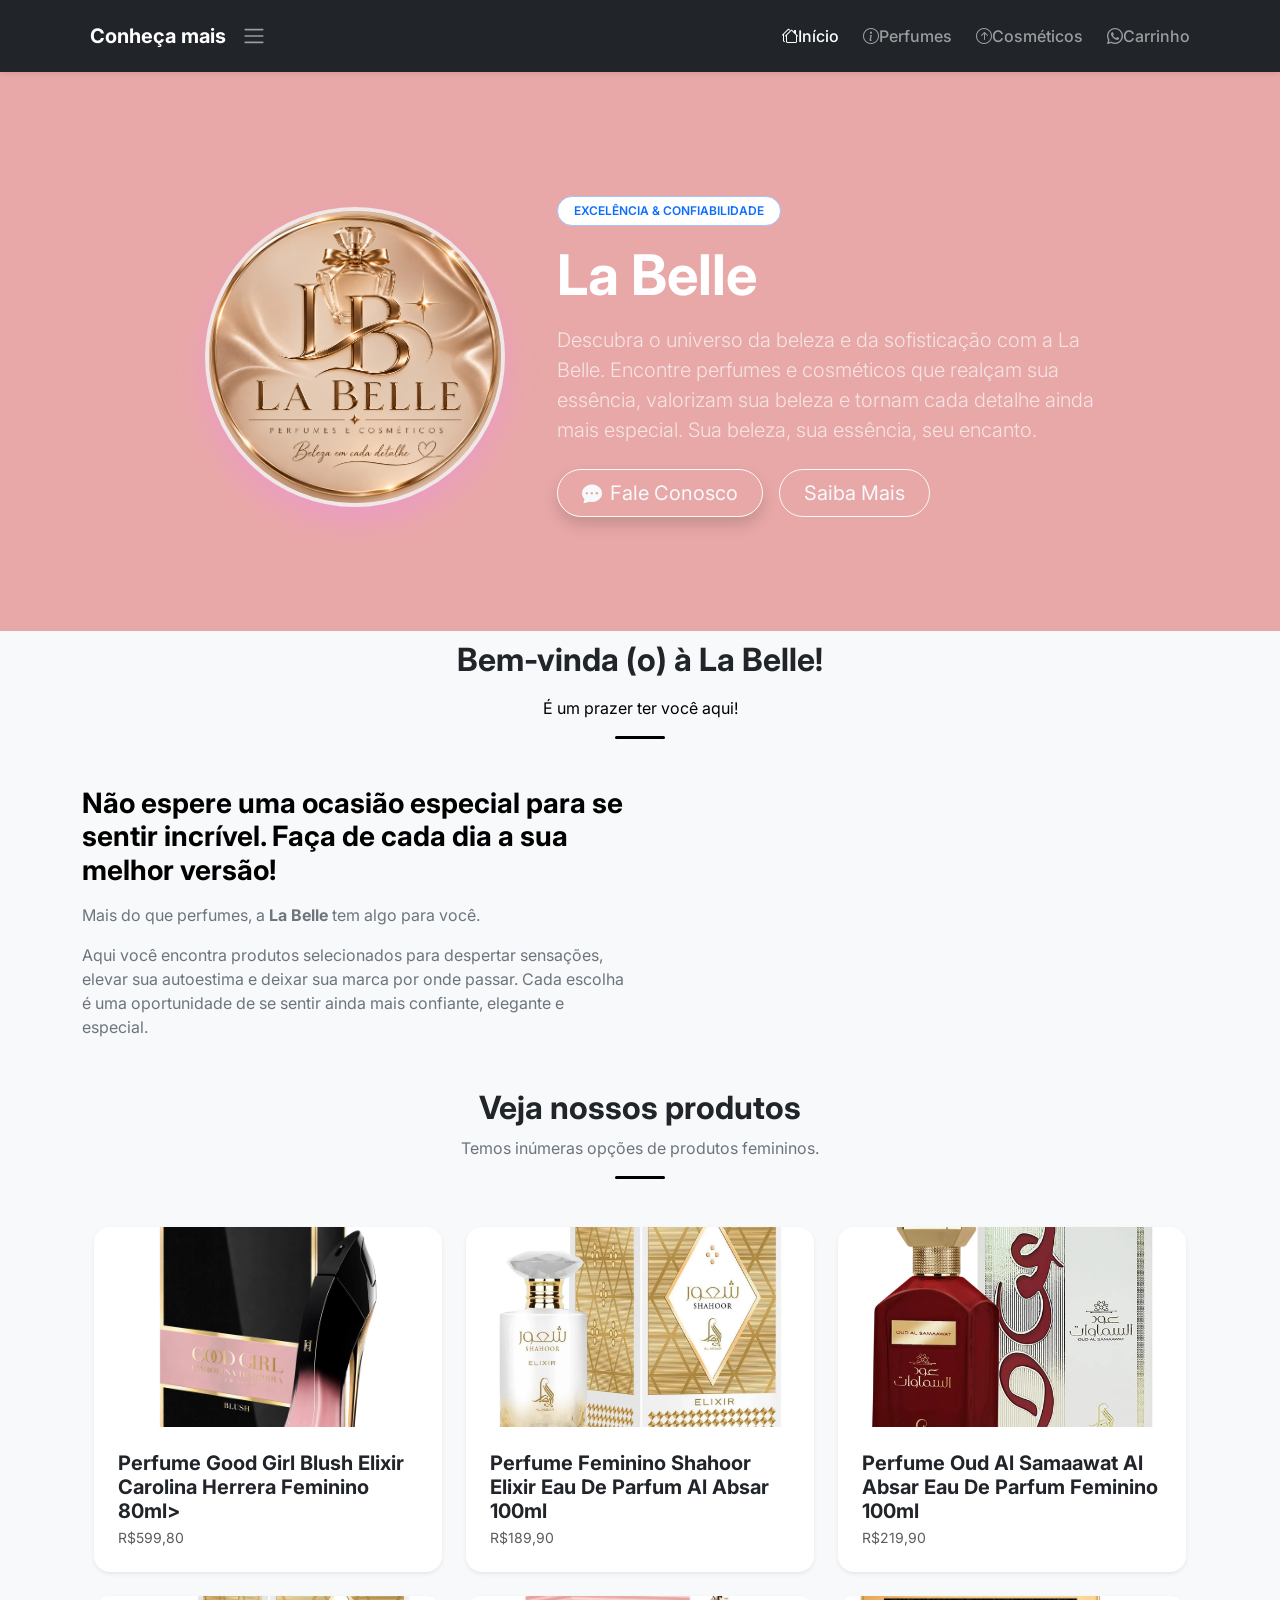
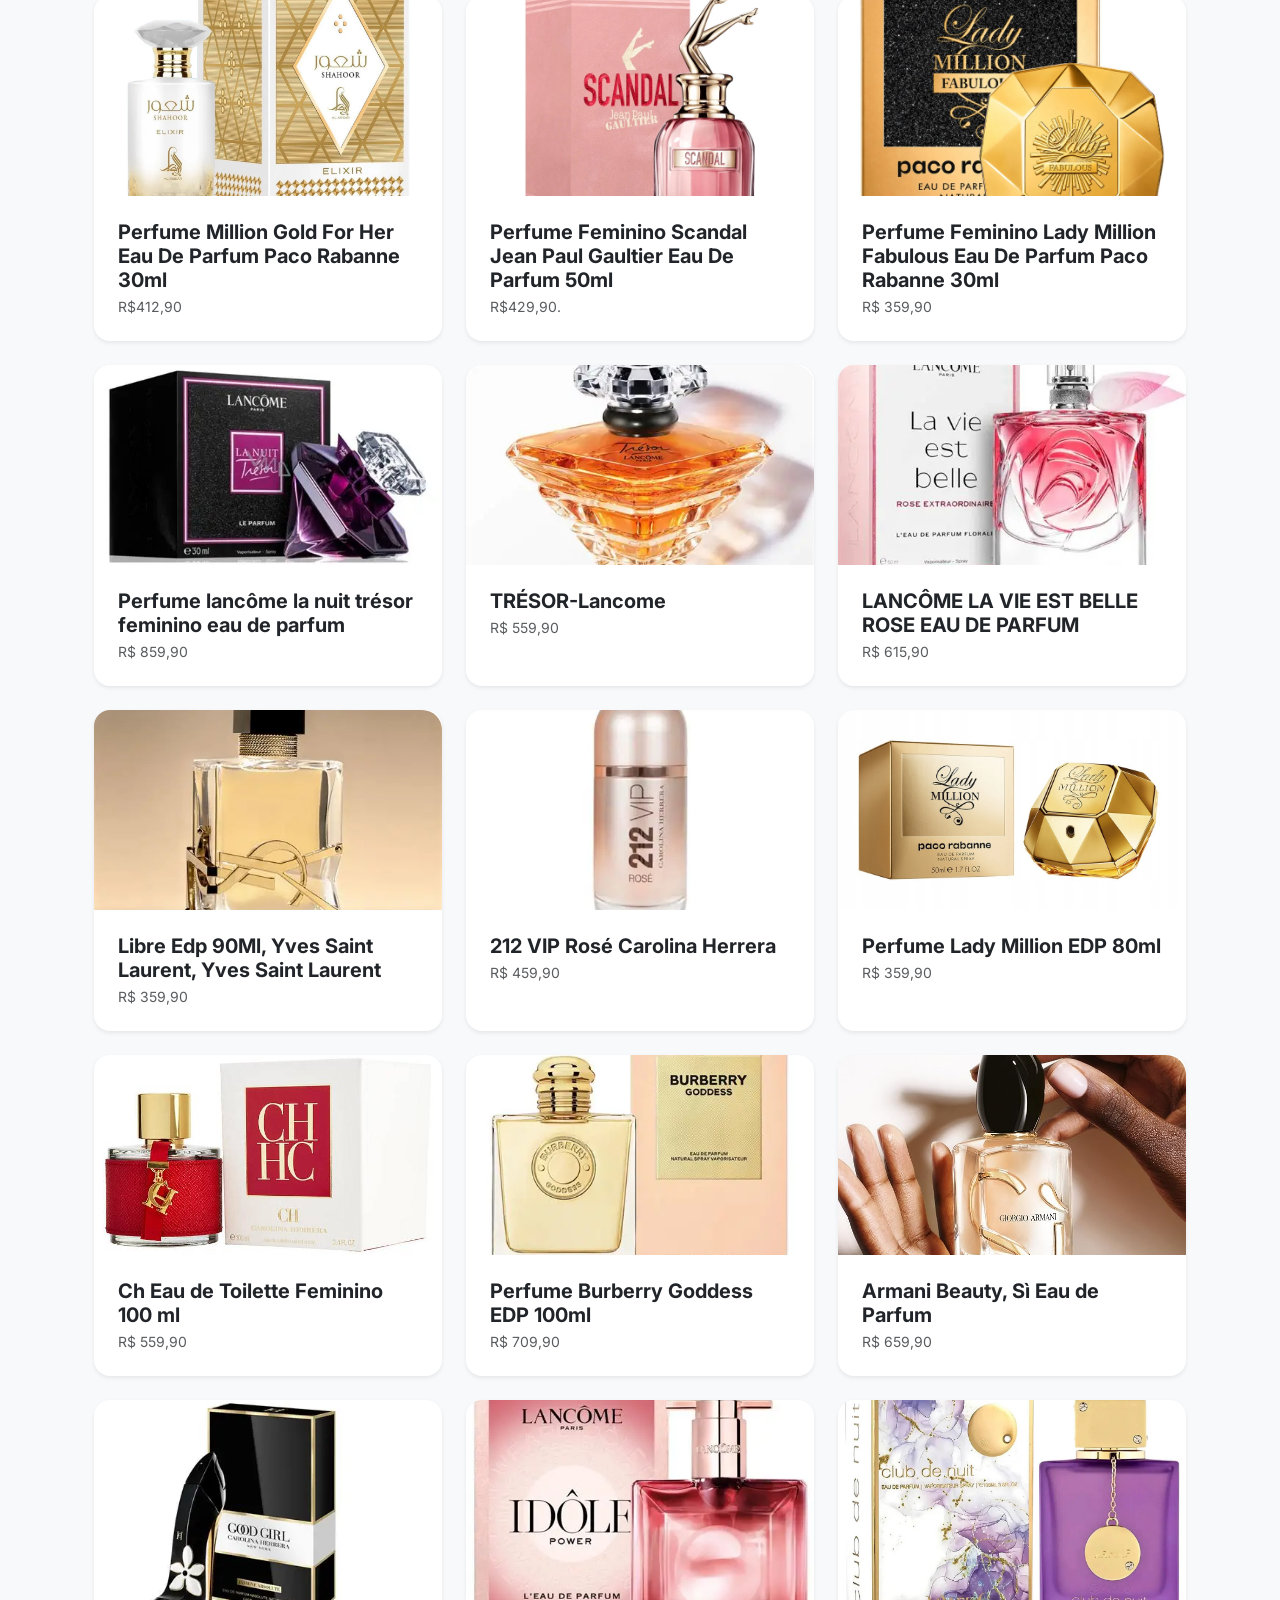
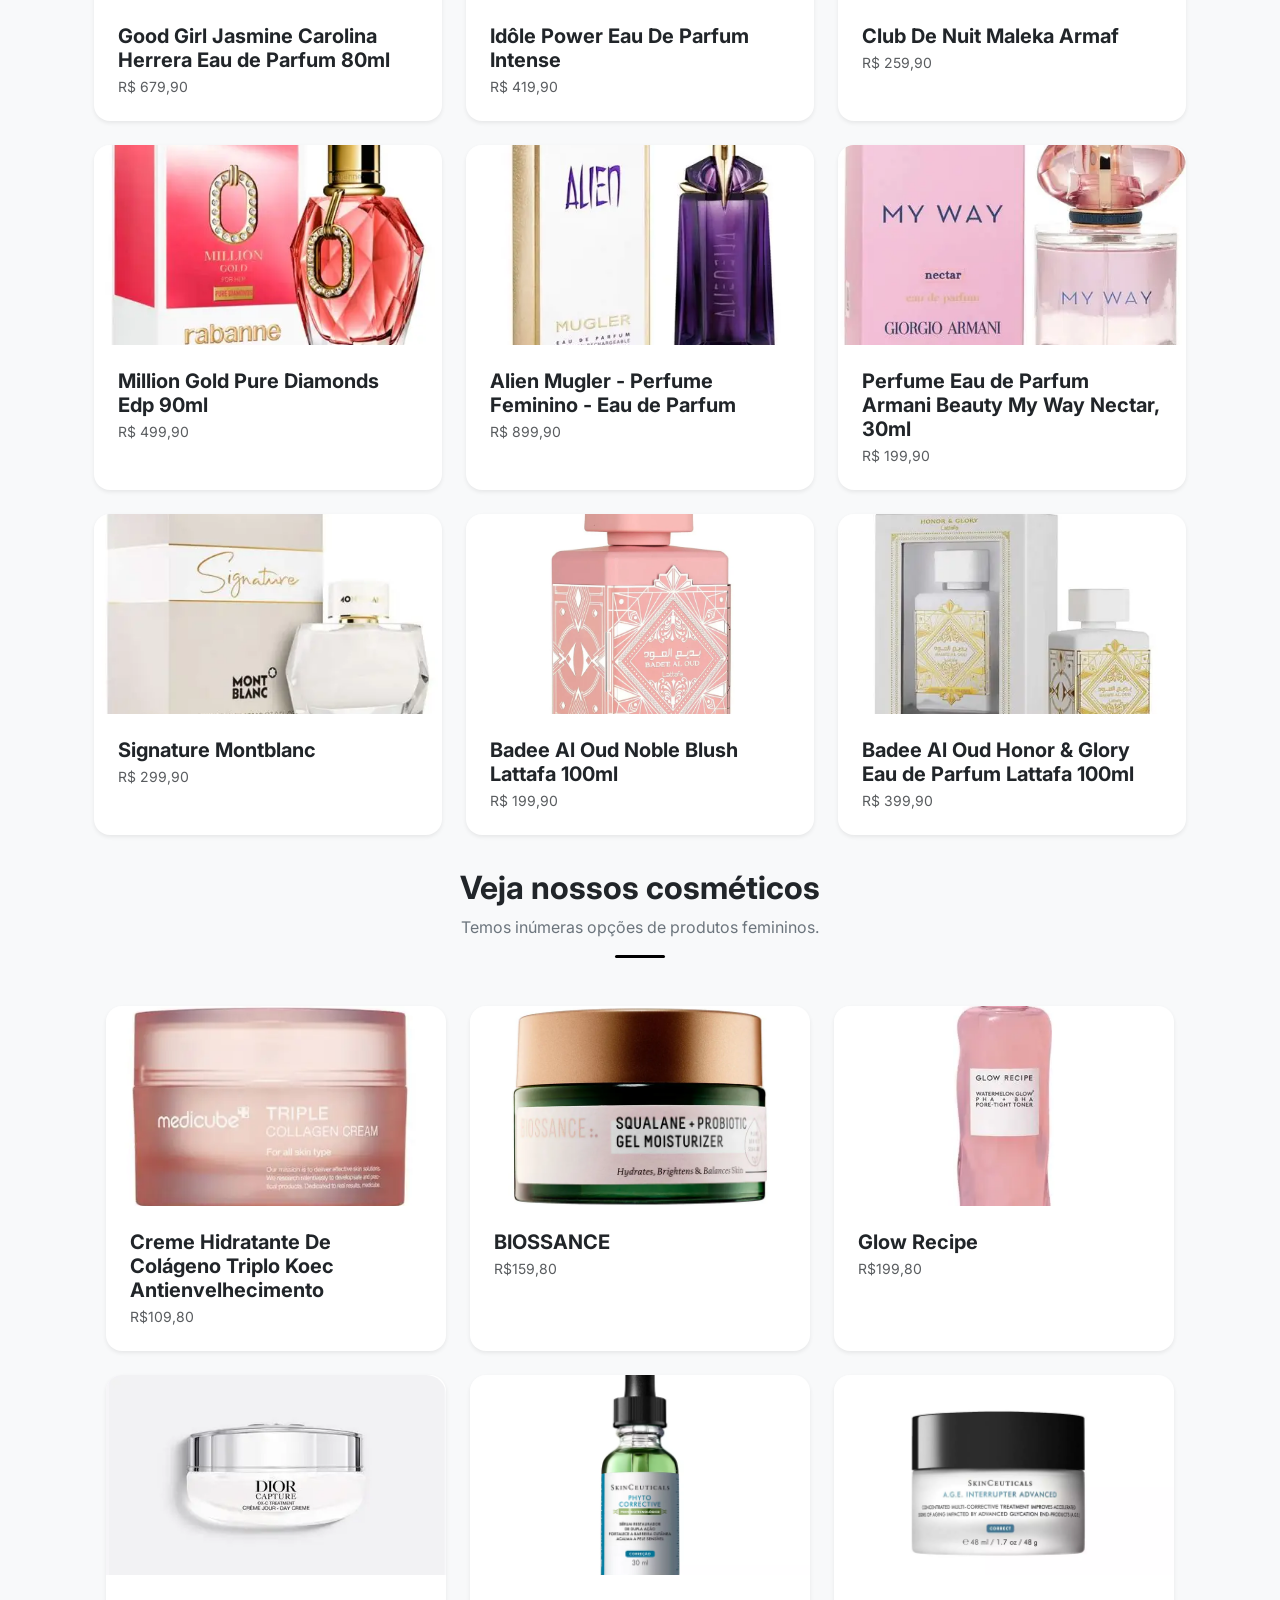
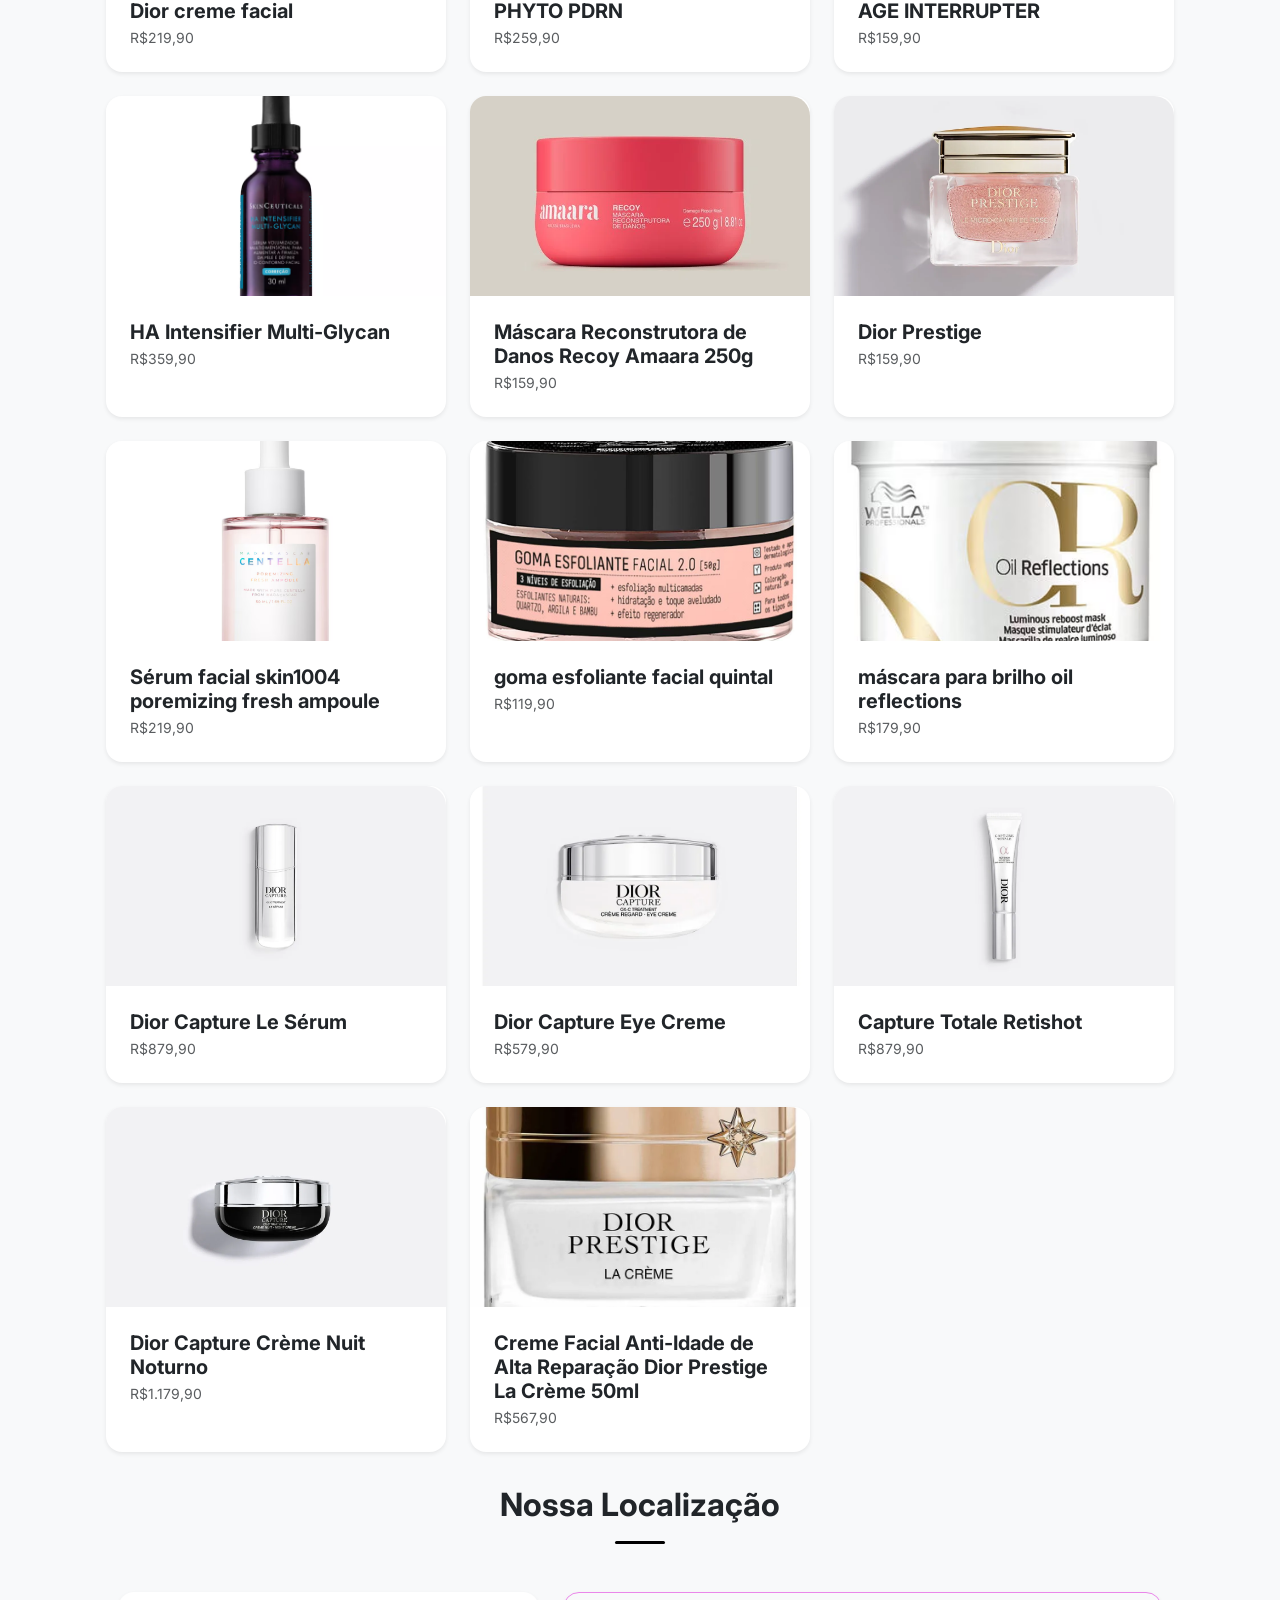
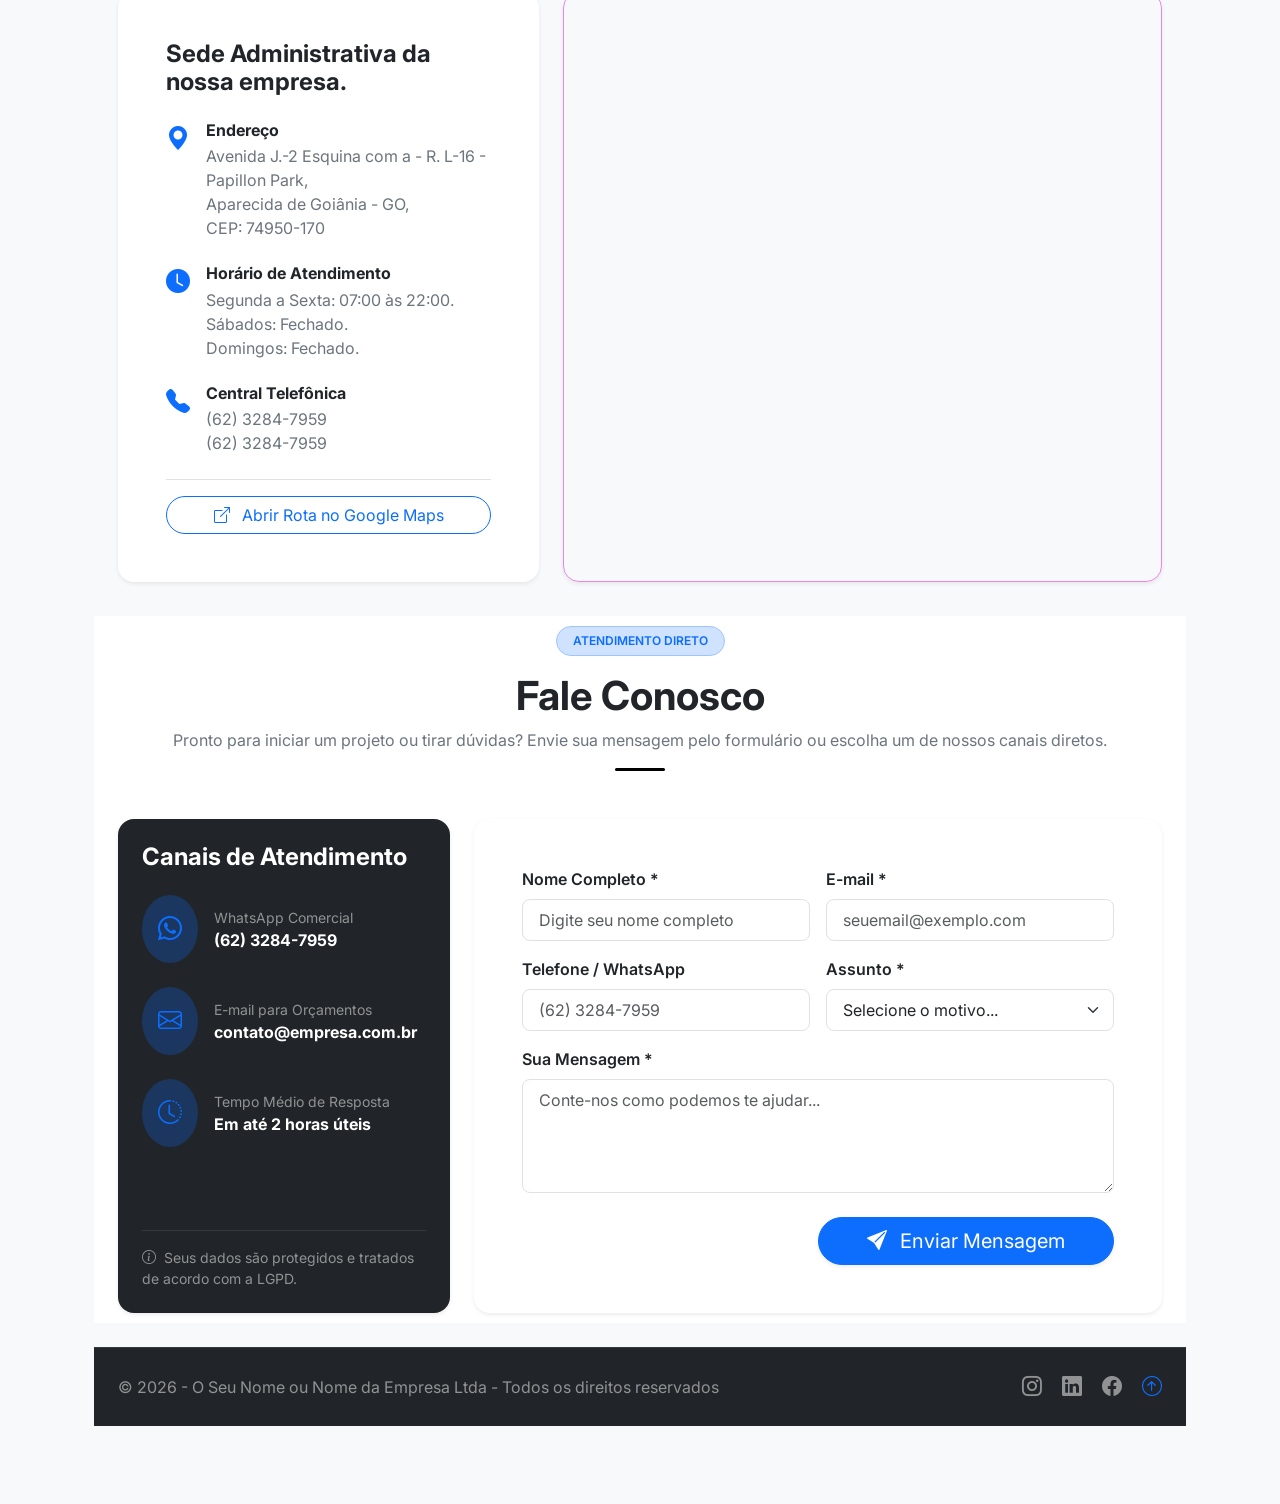
<file: index.html>
<!-- Declara ao navegador que este é um documento HTML5 moderno -->
<!DOCTYPE html>
<!-- Define o idioma da página como Português do Brasil, auxiliando SEO e leitores de tela -->
<html lang="pt-BR">
<!-- A tag <head> carrega configurações invisíveis na página, como estilos, fontes e metadados -->
<head>
  <!-- Garante que caracteres especiais e acentos (ç, ã, é) funcionem perfeitamente -->
  <meta charset="UTF-8">
  <!-- Configura a responsividade para que a página se adapte a telas de celulares e tablets -->
  <meta name="viewport" content="width=device-width, initial-scale=1.0">
  <!-- Define o título que aparece na aba do navegador e nos resultados do Google (Editável) -->
  <title>La Belle </title>

  <!-- ========================================================
       FOLHAS DE ESTILO (Bootstrap 5.3 + Bootstrap Icons + Google Fonts)
       ======================================================== -->
  <!-- Importa o arquivo CSS do framework Bootstrap, responsável por toda a estrutura e layout da página -->
  <link href="https://cdn.jsdelivr.net/npm/bootstrap@5.3.3/dist/css/bootstrap.min.css" rel="stylesheet">
  <!-- Importa a biblioteca de ícones do Bootstrap para usarmos as imagens vetoriais nas seções -->
  <link rel="stylesheet" href="https://cdn.jsdelivr.net/npm/bootstrap-icons@1.11.3/font/bootstrap-icons.min.css">
  <!-- Pré-conecta com os servidores do Google Fonts para carregar as fontes mais rápido -->
  <link rel="preconnect" href="https://fonts.googleapis.com">
  <link rel="preconnect" href="https://fonts.gstatic.com" crossorigin>
  <!-- Importa a fonte 'Inter' do Google Fonts nos pesos 300, 400, 500, 600 e 700 -->
  <link href="https://fonts.googleapis.com/css2?family=Inter:wght@300;400;500;600;700&display=swap" rel="stylesheet">

  <!-- Importa o seu arquivo CSS personalizado -->
  <link rel="stylesheet" href="./Assets/styles/style.css">
</head>
<!-- A tag body é onde fica todo o conteúdo visível. Os atributos 'data-bs-spy' fazem o menu marcar qual seção está ativa ao rolar a página -->
<body data-bs-spy="scroll" data-bs-target="#mainNavbar">

  <!-- ========================================================
       1. BARRA DE NAVEGAÇÃO (NAVBAR)
       - O link 'Contato' foi retirado da navbar conforme sua instrução.
       - Contém: Início, Quem somos, Galeria e Localização.
       ======================================================== -->
  <!-- Tag de navegação 'nav', fixa no topo ('sticky-top'), fundo escuro ('bg-dark') -->
  <nav id="mainNavbar" class="navbar navbar-expand-lg navbar-dark bg-dark sticky-top shadow-sm py-3">
  
    <!-- 'container' centraliza o conteúdo deixando margens nas laterais da tela -->
    <div class="container">
      <!-- Marca (Logo) no lado esquerdo do menu. O link '#inicio' faz rolar para o topo -->
      <a class="navbar-brand fw-bold d-flex align-items-center gap-2" href="#inicio">
        <!-- Ícone de diamante do Bootstrap Icons (Altere 'bi-gem' para outro ícone se desejar) -->
        <i class="bi Bem-vinda text-primary fs-4"></i>
        <!-- Nome da empresa escrito no menu (Editável) -->
        <span>Conheça mais</span>
      </a>

      <!-- Botão sanduíche (hamburguer) que só aparece em telas menores (celulares) para abrir o menu -->
      <span class="navbar-toggler-icon"></span> </button>

      <!-- Container dos links do menu. Oculto no mobile, alinhado à direita ('ms-auto') no desktop -->
      <div class="collapse navbar-collapse" id="navMenu">
        <ul class="navbar-nav ms-auto mb-2 mb-lg-0 fw-medium gap-lg-2">
          <!-- Item da lista: Link 'Início' apontando para o id '#inicio' -->
          <li class="nav-item">
            <a class="nav-link active bi bi-houses fs-6" href="#inicio">Início</a>
          </li>
          <!-- Item da lista: Link 'Quem somos' apontando para o id '#quem-somos' -->
          <li class="nav-item">
            <a class="nav-link active bi bi-info-circle fs-6" href="#quem-somos">Perfumes</a>
          </li>
          <!-- Item da lista: Link 'Galeria' apontando para o id '#galeria' -->
          <li class="nav-item">
            <a class="nav-link active bi bi-arrow-up-circle fs-6" href="#galeria">Cosméticos</a>
          </li>
          <!-- Item da lista: Link 'Localização' apontando para o id '#localizacao' -->
          <li class="nav-item">
            <a class="nav-link active bi bi-whatsapp fs-6" href="#localizacao">Carrinho</a>
          </li>
        </ul>
      </div>
    </div>
  </nav>


  <!-- ========================================================
       2. BANNER / CABEÇALHO (HERO SECTION)
       - Logo 200x200 (substitua o atributo 'src' pela sua logo oficial)
       - Nome da empresa e Slogan em destaque
       - Botão direcionando para o Fale Conosco (#fale-conosco)
       ======================================================== -->
  <!-- Tag header com o id 'inicio' (âncora principal). Centraliza os itens verticalmente com 'd-flex' -->
  <header id="inicio" class="hero-section d-flex align-items-center">
    <div class="container py-4">
      <!-- 'row' cria uma grade. 'gy-4' adiciona espaço entre a imagem e o texto no mobile -->
      <div class="row align-items-center justify-content-center text-center text-lg-start gy-4">
        
        <!-- Coluna da esquerda (ou em cima no mobile) reservada para a Logo (Ocupa 4/12 do espaço da tela) -->
        <div class="col-lg-4 text-center">
          <!-- Para colocar a sua logo, troque o link no atributo 'src' pelo endereço ou arquivo da sua imagem -->
          <img src="Assets/ca768f6a-9d2c-47e5-ac54-b653b05249a5.png"
               alt="Logotipo 200x200 da Empresa Ltda" 
               class="rounded-circle hero-logo img-fluid mx-auto" 
               width="300" 
               height="300">
        </div>

        <!-- Coluna da direita (ou em baixo no mobile) com textos e botões (Ocupa 8/12 do espaço da tela) -->
        <div class="col-lg-6">
          <!-- Pequena etiqueta ("badge") com visual azul claro logo acima do título (Editável) -->
          <span class="badge  bg-white  text-primary border border-primary-subtle rounded-pill px-3 py-2 mb-3 text-uppercase fw-semibold">
            Excelência & Confiabilidade
          </span>
          <!-- Título principal enorme ('display-4') (Editável) -->
          <h1 class="display-4 fw-bold font-family: 'Cormorant Garamond', serif; mb-3 text-white">La Belle</h1>
          <!-- Parágrafo de descrição principal / slogan da empresa (Editável) -->
          <p class="lead text-light mb-4 opacity-75">
            Descubra o universo da beleza e da sofisticação com a La Belle. Encontre perfumes e cosméticos que realçam sua essência, valorizam sua beleza e tornam cada detalhe ainda mais especial. Sua beleza, sua essência, seu encanto.
          </p>
          <!-- Grupo de botões com espaço entre eles ('gap-3') -->
          <div class="d-flex flex-wrap gap-3 justify-content-center justify-content-lg-start">
            <!-- Botão principal apontando para a seção fale-conosco -->
            <a href="#fale-conosco" class="btn btn-outline-light btn-lg rounded-pill px-4 shadow">
              <i class="bi bi-chat-dots-fill me-2"></i>Fale Conosco
            </a>
            <!-- Botão secundário vazado ('btn-outline-light') apontando para quem somos -->
            <a href="#quem-somos" class="btn btn-outline-light btn-lg rounded-pill px-4">
              Saiba Mais
            </a>
          </div>
        </div>

      </div>
    </div>
  </header>


  <!-- ========================================================
       3. SEÇÃO: QUEM SOMOS
       - História, missão da empresa e 3 pilares de destaque
       ======================================================== -->
  <!-- O id 'quem-somos' permite que o link do menu encontre esta parte da página. Fundo levemente cinza ('bg-light') -->
  <section id="quem-somos" class="bg-light">
    <div class="container">
      <!-- Bloco que contém o título centralizado da seção -->
      <div class="text-center mb-5">
        <h2 class="fw-bold text-dark">Bem-vinda (o) à La Belle!</h2>
        <!-- Subtítulo / Apoio de texto (Editável) -->
        <p class="text-secondary"></p>É um prazer ter você aqui!</p>
        <!-- Chama aquela barrinha azul configurada no CSS da linha 116 -->
        <div class="section-divider"></div>
      </div>

      <!-- Nova linha (row) dividida ao meio. Um lado texto, outro lado imagem -->
      <div class="row align-items-center gy-4 mb-5">
        <!-- Coluna de texto (Metade da tela no Desktop: col-lg-6) -->
        <div class="col-lg-6">
          <h3 class="fw-bold mb-3">Não espere uma ocasião especial para se sentir incrível. Faça de cada dia a sua melhor versão!</h3>
          <p class="text-secondary leading-relaxed">
            Mais do que perfumes, a <strong>La Belle</strong> tem algo para você.
          </p>
          <p class="text-secondary">
            Aqui você encontra produtos selecionados para despertar sensações, elevar sua autoestima e deixar sua marca por onde passar. Cada escolha é uma oportunidade de se sentir ainda mais confiante, elegante e especial.
          </p>
        </div>
        
  <!-- ========================================================
       4. SEÇÃO: GALERIA
       - Grade de fotos com cartões informativos e placeholders editáveis
       ======================================================== -->
  <!-- Seção apontada pelo id 'galeria', sem classe de fundo (fica branca por padrão) -->
  <section id="galeria">
    <div class="container">
      <!-- Título da seção (Editável) -->
      <div class="text-center mb-5">
        <h2 class="fw-bold text-dark">Veja nossos produtos</h2>
        <p class="text-secondary">Temos inúmeras opções de produtos femininos.</p>
        <div class="section-divider"></div>
      </div>

      <!-- Início da grade de imagens: No celular exibirá 1 por linha, tablet 2, PC 3 por linha -->
      <div class="row g-4">
        
        <!-- Item da Galeria 1 -->
        <div class="col-sm-6 col-lg-4">
          <div class="card h-100 border-0 shadow-sm rounded-4 overflow-hidden custom-card">
            <div class="gallery-img-wrapper">
              <!-- Altere o 'src' para a sua primeira foto da galeria -->
              <img src="Assets/b_03cc81072c83515a0f67f860ca7723fa.webp" alt="Projeto 01" class="img-fluid">
            </div>
            <div class="card-body p-4">
              <h5 class="fw-bold mb-1">Perfume Good Girl Blush Elixir Carolina Herrera Feminino 80ml></h5>
              <p class="text-muted small mb-0">R$599,80</p>
            </div>
          </div>
        </div>

        <!-- Item da Galeria 2 -->
        <div class="col-sm-6 col-lg-4">
          <div class="card h-100 border-0 shadow-sm rounded-4 overflow-hidden custom-card">
            <div class="gallery-img-wrapper">
              <!-- Altere o 'src' para a sua segunda foto -->
              <img src="Assets/b_821e38a305b01bbb4b6584ef57768535 (1).webp" class="img-fluid">
            </div>
            <div class="card-body p-4">
              <h5 class="fw-bold mb-1">Perfume Feminino Shahoor Elixir Eau De Parfum Al Absar 100ml</h5>
              <p class="text-muted small mb-0">R$189,90</p>
            </div>
          </div>
        </div>

        <!-- Item da Galeria 3 -->
        <div class="col-sm-6 col-lg-4">
          <div class="card h-100 border-0 shadow-sm rounded-4 overflow-hidden custom-card">
            <div class="gallery-img-wrapper">
              <!-- Altere o 'src' para a sua terceira foto -->
              <img src="Assets/b_577af6651d8378c71d831de30a7a7c0d.webp" alt="Projeto 03" class="img-fluid">
            </div>
            <div class="card-body p-4">
              <h5 class="fw-bold mb-1">Perfume Oud Al Samaawat Al Absar Eau De Parfum Feminino 100ml</h5>
              <p class="text-muted small mb-0">R$219,90</p>
            </div>
          </div>
        </div>

        <!-- Item da Galeria 4 -->
        <div class="col-sm-6 col-lg-4">
          <div class="card h-100 border-0 shadow-sm rounded-4 overflow-hidden custom-card">
            <div class="gallery-img-wrapper">
              <!-- Altere o 'src' para a sua quarta foto -->
              <img src="Assets/b_821e38a305b01bbb4b6584ef57768535 (1).webp" alt="Projeto 04" class="img-fluid">
            </div>
            <div class="card-body p-4">
              <h5 class="fw-bold mb-1">Perfume Million Gold For Her Eau De Parfum Paco Rabanne 30ml</h5>
              <p class="text-muted small mb-0">R$412,90</p>
            </div>
          </div>
        </div>

        <!-- Item da Galeria 5 -->
        <div class="col-sm-6 col-lg-4">
          <div class="card h-100 border-0 shadow-sm rounded-4 overflow-hidden custom-card">
            <div class="gallery-img-wrapper">
              <!-- Altere o 'src' para a sua quinta foto -->
              <img src="Assets/b_2818f15bc94c2612c5a5042325b3d0e5.webp" alt="Projeto 05" class="img-fluid">
            </div>
            <div class="card-body p-4">
              <h5 class="fw-bold mb-1">Perfume Feminino Scandal Jean Paul Gaultier Eau De Parfum 50ml</h5>
              <p class="text-muted small mb-0">R$429,90.</p>
            </div>
          </div>
        </div>

        <!-- Item da Galeria 6 -->
        <div class="col-sm-6 col-lg-4">
          <div class="card h-100 border-0 shadow-sm rounded-4 overflow-hidden custom-card">
            <div class="gallery-img-wrapper">
              <!-- Altere o 'src' para a sua sexta foto -->
              <img src="Assets/b_paco-rabanne-lady-million-fabulous-eau-de-parfum-perfume-feminino-30ml-15036 (1).webp" alt="Projeto 06" class="img-fluid">
            </div>
            <div class="card-body p-4">
              <h5 class="fw-bold mb-1">Perfume Feminino Lady Million Fabulous Eau De Parfum Paco Rabanne 30ml</h5>
              <p class="text-muted small mb-0">R$ 359,90</p>
            </div>
          </div>
        </div>
          
        <!-- Item da Galeria 8 -->
        <div class="col-sm-6 col-lg-4">
          <div class="card h-100 border-0 shadow-sm rounded-4 overflow-hidden custom-card">
            <div class="gallery-img-wrapper">
              <!-- Altere o 'src' para a sua sexta foto -->
              <img src="Assets/OIP.webp" alt="Projeto 08" class="img-fluid">
            </div>
            <div class="card-body p-4">
              <h5 class="fw-bold mb-1">Perfume lancôme la nuit trésor feminino eau de parfum</h5>
              <p class="text-muted small mb-0">R$ 859,90</p>
            </div>
          </div>
        </div>
 
        <!-- Item da Galeria 9 -->
        <div class="col-sm-6 col-lg-4">
          <div class="card h-100 border-0 shadow-sm rounded-4 overflow-hidden custom-card">
            <div class="gallery-img-wrapper">
              <!-- Altere o 'src' para a sua sexta foto -->
              <img src="Assets/OIP (1).webp" alt="Projeto 09" class="img-fluid">
            </div>
            <div class="card-body p-4">
              <h5 class="fw-bold mb-1">TRÉSOR-Lancome</h5>
              <p class="text-muted small mb-0">R$ 559,90</p>
            </div>
          </div>
        </div>
       
        <!-- Item da Galeria 10 -->
        <div class="col-sm-6 col-lg-4">
          <div class="card h-100 border-0 shadow-sm rounded-4 overflow-hidden custom-card">
            <div class="gallery-img-wrapper">
              <!-- Altere o 'src' para a sua sexta foto -->
              <img src="Assets/OIP (12).webp" alt="Projeto 10" class="img-fluid">
            </div>
            <div class="card-body p-4">
              <h5 class="fw-bold mb-1"> LANCÔME LA VIE EST BELLE ROSE EAU DE PARFUM</h5>
              <p class="text-muted small mb-0">R$ 615,90</p>
            </div>
          </div>
        </div>

         <!-- Item da Galeria 11 -->
        <div class="col-sm-6 col-lg-4">
          <div class="card h-100 border-0 shadow-sm rounded-4 overflow-hidden custom-card">
            <div class="gallery-img-wrapper">
              <!-- Altere o 'src' para a sua sexta foto -->
              <img src="Assets/OIP (3).webp" alt="Projeto 11" class="img-fluid">
            </div>
            <div class="card-body p-4">
              <h5 class="fw-bold mb-1">Libre Edp 90Ml, Yves Saint Laurent, Yves Saint Laurent</h5>
              <p class="text-muted small mb-0">R$ 359,90</p>
            </div>
          </div>
        </div>

        <!-- Item da Galeria 12 -->
        <div class="col-sm-6 col-lg-4">
          <div class="card h-100 border-0 shadow-sm rounded-4 overflow-hidden custom-card">
            <div class="gallery-img-wrapper">
              <!-- Altere o 'src' para a sua sexta foto -->
              <img src="Assets/vipo.webp" alt="Projeto 12" class="img-fluid">
            </div>
            <div class="card-body p-4">
              <h5 class="fw-bold mb-1">212 VIP Rosé Carolina Herrera</h5>
              <p class="text-muted small mb-0">R$ 459,90</p>
            </div>
          </div>
        </div>

           <!-- Item da Galeria 13 -->
        <div class="col-sm-6 col-lg-4">
          <div class="card h-100 border-0 shadow-sm rounded-4 overflow-hidden custom-card">
            <div class="gallery-img-wrapper">
              <!-- Altere o 'src' para a sua sexta foto -->
              <img src="Assets/Paco-Rabanne-Lady-Million-50ml-Woda-perfumowana-kobieta-EDP.jfif" alt="Projeto 13" class="img-fluid">
            </div>
            <div class="card-body p-4">
              <h5 class="fw-bold mb-1">Perfume Lady Million EDP 80ml</h5>
              <p class="text-muted small mb-0">R$ 359,90</p>
            </div>
          </div>
        </div>

          <!-- Item da Galeria 14-->
        <div class="col-sm-6 col-lg-4">
          <div class="card h-100 border-0 shadow-sm rounded-4 overflow-hidden custom-card">
            <div class="gallery-img-wrapper">
              <!-- Altere o 'src' para a sua sexta foto -->
              <img src="Assets/CarolinaHerreraPerf._9.jpg" alt="Projeto 14" class="img-fluid">
            </div>
            <div class="card-body p-4">
              <h5 class="fw-bold mb-1">Ch Eau de Toilette Feminino 100 ml</h5>
              <p class="text-muted small mb-0">R$ 559,90</p>
            </div>
          </div>
        </div>

           <!-- Item da Galeria 15 -->
        <div class="col-sm-6 col-lg-4">
          <div class="card h-100 border-0 shadow-sm rounded-4 overflow-hidden custom-card">
            <div class="gallery-img-wrapper">
              <!-- Altere o 'src' para a sua sexta foto -->
              <img src="Assets/OIP (2).webp" alt="Projeto 15" class="img-fluid">
            </div>
            <div class="card-body p-4">
              <h5 class="fw-bold mb-1">Perfume Burberry Goddess EDP 100ml</h5>
              <p class="text-muted small mb-0">R$ 709,90</p>
            </div>
          </div>
        </div>
   
          <!-- Item da Galeria 16 -->
        <div class="col-sm-6 col-lg-4">
          <div class="card h-100 border-0 shadow-sm rounded-4 overflow-hidden custom-card">
            <div class="gallery-img-wrapper">
              <!-- Altere o 'src' para a sua sexta foto -->
              <img src="Assets/ab.jpg" alt="Projeto 16" class="img-fluid">
            </div>
            <div class="card-body p-4">
              <h5 class="fw-bold mb-1">Armani Beauty, Sì Eau de Parfum</h5>
              <p class="text-muted small mb-0">R$ 659,90</p>
            </div>
          </div>
        </div>

          <!-- Item da Galeria 17 -->
        <div class="col-sm-6 col-lg-4">
          <div class="card h-100 border-0 shadow-sm rounded-4 overflow-hidden custom-card">
            <div class="gallery-img-wrapper">
              <!-- Altere o 'src' para a sua sexta foto -->
              <img src="Assets/OIP (6).webp" alt="Projeto 16" class="img-fluid">
            </div>
            <div class="card-body p-4">
              <h5 class="fw-bold mb-1">Good Girl Jasmine Carolina Herrera Eau de Parfum 80ml</h5>
              <p class="text-muted small mb-0">R$ 679,90</p>
            </div>
          </div>
        </div>

         <!-- Item da Galeria 18 -->
        <div class="col-sm-6 col-lg-4">
          <div class="card h-100 border-0 shadow-sm rounded-4 overflow-hidden custom-card">
            <div class="gallery-img-wrapper">
              <!-- Altere o 'src' para a sua sexta foto -->
              <img src="Assets/OIP (5).webp" alt="Projeto 16" class="img-fluid">
            </div>
            <div class="card-body p-4">
              <h5 class="fw-bold mb-1">Idôle Power Eau De Parfum Intense</h5>
              <p class="text-muted small mb-0">R$ 419,90</p>
            </div>
          </div>
        </div>

          <!-- Item da Galeria 19 -->
        <div class="col-sm-6 col-lg-4">
          <div class="card h-100 border-0 shadow-sm rounded-4 overflow-hidden custom-card">
            <div class="gallery-img-wrapper">
              <!-- Altere o 'src' para a sua sexta foto -->
              <img src="Assets/armaf-club-de-nuit-maleka-eau-de-parfum-105ml-3.jpg" alt="Projeto 16" class="img-fluid">
            </div>
            <div class="card-body p-4">
              <h5 class="fw-bold mb-1">Club De Nuit Maleka Armaf</h5>
              <p class="text-muted small mb-0">R$ 259,90</p>
            </div>
          </div>
        </div>

         <!-- Item da Galeria 20 -->
        <div class="col-sm-6 col-lg-4">
          <div class="card h-100 border-0 shadow-sm rounded-4 overflow-hidden custom-card">
            <div class="gallery-img-wrapper">
              <!-- Altere o 'src' para a sua sexta foto -->
              <img src="Assets/OIP (7).webp" alt="Projeto 20" class="img-fluid">
            </div>
            <div class="card-body p-4">
              <h5 class="fw-bold mb-1">Million Gold Pure Diamonds Edp 90ml</h5>
              <p class="text-muted small mb-0">R$ 499,90</p>
            </div>
          </div>
        </div>

         <!-- Item da Galeria 21 -->
        <div class="col-sm-6 col-lg-4">
          <div class="card h-100 border-0 shadow-sm rounded-4 overflow-hidden custom-card">
            <div class="gallery-img-wrapper">
              <!-- Altere o 'src' para a sua sexta foto -->
              <img src="Assets/OIP (8).webp" alt="Projeto 21" class="img-fluid">
            </div>
            <div class="card-body p-4">
              <h5 class="fw-bold mb-1">Alien Mugler - Perfume Feminino - Eau de Parfum</h5>
              <p class="text-muted small mb-0">R$ 899,90</p>
            </div>
          </div>
        </div>

        <!-- Item da Galeria 22 -->
        <div class="col-sm-6 col-lg-4">
          <div class="card h-100 border-0 shadow-sm rounded-4 overflow-hidden custom-card">
            <div class="gallery-img-wrapper">
              <!-- Altere o 'src' para a sua sexta foto -->
              <img src="Assets/OIP (9).webp" alt="Projeto 22" class="img-fluid">
            </div>
            <div class="card-body p-4">
              <h5 class="fw-bold mb-1">Perfume Eau de Parfum Armani Beauty My Way Nectar, 30ml</h5>
              <p class="text-muted small mb-0">R$ 199,90</p>
            </div>
          </div>
        </div>
        
        <!-- Item da Galeria 23 -->
        <div class="col-sm-6 col-lg-4">
          <div class="card h-100 border-0 shadow-sm rounded-4 overflow-hidden custom-card">
            <div class="gallery-img-wrapper">
              <!-- Altere o 'src' para a sua sexta foto -->
              <img src="Assets/OIP (10).webp" alt="Projeto 23" class="img-fluid">
            </div>
            <div class="card-body p-4">
              <h5 class="fw-bold mb-1">Signature Montblanc</h5>
              <p class="text-muted small mb-0">R$ 299,90</p>
            </div>
          </div>
        </div>

        <!-- Item da Galeria 24 -->
        <div class="col-sm-6 col-lg-4">
          <div class="card h-100 border-0 shadow-sm rounded-4 overflow-hidden custom-card">
            <div class="gallery-img-wrapper">
              <!-- Altere o 'src' para a sua sexta foto -->
              <img src="Assets/Badee-Al-Oud-Noble-Blush-Perfume-100ml-EDP-Lattafa-153213848.webp" alt="Projeto 23" class="img-fluid">
            </div>
            <div class="card-body p-4">
              <h5 class="fw-bold mb-1">Badee Al Oud Noble Blush Lattafa 100ml</h5>
              <p class="text-muted small mb-0">R$ 199,90</p>
            </div>
          </div>
        </div>

        <!-- Item da Galeria 25 -->
        <div class="col-sm-6 col-lg-4">
          <div class="card h-100 border-0 shadow-sm rounded-4 overflow-hidden custom-card">
            <div class="gallery-img-wrapper">
              <!-- Altere o 'src' para a sua sexta foto -->
              <img src="Assets/OIP (11).webp" alt="Projeto 23" class="img-fluid">
            </div>
            <div class="card-body p-4">
              <h5 class="fw-bold mb-1">Badee Al Oud Honor & Glory Eau de Parfum Lattafa 100ml</h5>
              <p class="text-muted small mb-0">R$ 399,90</p>
            </div>
          </div>
        </div>

        <!-- ========================================================
       4. SEÇÃO: GALERIA
       - Grade de fotos com cartões informativos e placeholders editáveis
       ======================================================== -->
  <!-- Seção apontada pelo id 'galeria', sem classe de fundo (fica branca por padrão) -->
  <section id="galeria">
    <div class="container">
      <!-- Título da seção (Editável) -->
      <div class="text-center mb-5">
        <h2 class="fw-bold text-dark">Veja nossos cosméticos</h2>
        <p class="text-secondary">Temos inúmeras opções de produtos femininos.</p>
        <div class="section-divider"></div>
      </div>

      <!-- Início da grade de imagens: No celular exibirá 1 por linha, tablet 2, PC 3 por linha -->
      <div class="row g-4">
        
        <!-- Item da Galeria 1 -->
        <div class="col-sm-6 col-lg-4">
          <div class="card h-100 border-0 shadow-sm rounded-4 overflow-hidden custom-card">
            <div class="gallery-img-wrapper">
              <!-- Altere o 'src' para a sua primeira foto da galeria -->
              <img src="Assets/OIP (13).webp" alt="Projeto 01" class="img-fluid">
            </div>
            <div class="card-body p-4">
              <h5 class="fw-bold mb-1">Creme Hidratante De Colágeno Triplo Koec Antienvelhecimento</h5>
              <p class="text-muted small mb-0">R$109,80</p>
            </div>
          </div>
        </div>

        <!-- Item da Galeria 1 -->
        <div class="col-sm-6 col-lg-4">
          <div class="card h-100 border-0 shadow-sm rounded-4 overflow-hidden custom-card">
            <div class="gallery-img-wrapper">
              <!-- Altere o 'src' para a sua primeira foto da galeria -->
              <img src="Assets/biossance-probiotic-moisturizer.webp" alt="Projeto 01" class="img-fluid">
            </div>
            <div class="card-body p-4">
              <h5 class="fw-bold mb-1">BIOSSANCE</h5>
              <p class="text-muted small mb-0">R$159,80</p>
            </div>
          </div>
        </div>

        <!-- Item da Galeria 1 -->
        <div class="col-sm-6 col-lg-4">
          <div class="card h-100 border-0 shadow-sm rounded-4 overflow-hidden custom-card">
            <div class="gallery-img-wrapper">
              <!-- Altere o 'src' para a sua primeira foto da galeria -->
              <img src="Assets/OIP (15).webp" alt="Projeto 01" class="img-fluid">
            </div>
            <div class="card-body p-4">
              <h5 class="fw-bold mb-1">Glow Recipe</h5>
              <p class="text-muted small mb-0">R$199,80</p>
            </div>
          </div>
        </div>

        <!-- Item da Galeria 1 -->
        <div class="col-sm-6 col-lg-4">
          <div class="card h-100 border-0 shadow-sm rounded-4 overflow-hidden custom-card">
            <div class="gallery-img-wrapper">
              <!-- Altere o 'src' para a sua primeira foto da galeria -->
              <img src="Assets/OIP (16).webp" alt="Projeto 01" class="img-fluid">
            </div>
            <div class="card-body p-4">
              <h5 class="fw-bold mb-1">Dior creme facial</h5>
              <p class="text-muted small mb-0">R$219,90</p>
            </div>
          </div>
        </div>

        <div class="col-sm-6 col-lg-4">
          <div class="card h-100 border-0 shadow-sm rounded-4 overflow-hidden custom-card">
            <div class="gallery-img-wrapper">
              <!-- Altere o 'src' para a sua primeira foto da galeria -->
              <img src="Assets/styles/1.webp" alt="Projeto 01" class="img-fluid">
            </div>
            <div class="card-body p-4">
              <h5 class="fw-bold mb-1">PHYTO PDRN</h5>
              <p class="text-muted small mb-0">R$259,90</p>
            </div>
          </div>
        </div>

        <div class="col-sm-6 col-lg-4">
          <div class="card h-100 border-0 shadow-sm rounded-4 overflow-hidden custom-card">
            <div class="gallery-img-wrapper">
              <!-- Altere o 'src' para a sua primeira foto da galeria -->
              <img src="Assets/styles/AGE INTERRUPTER ADVANCED 1200X1200_1.webp" alt="Projeto 01" class="img-fluid">
            </div>
            <div class="card-body p-4">
              <h5 class="fw-bold mb-1">AGE INTERRUPTER</h5>
              <p class="text-muted small mb-0">R$159,90</p>
            </div>
          </div>
        </div>

        <div class="col-sm-6 col-lg-4">
          <div class="card h-100 border-0 shadow-sm rounded-4 overflow-hidden custom-card">
            <div class="gallery-img-wrapper">
              <!-- Altere o 'src' para a sua primeira foto da galeria -->
              <img src="Assets/styles/1 (1).webp" alt="Projeto 01" class="img-fluid">
            </div>
            <div class="card-body p-4">
              <h5 class="fw-bold mb-1">HA Intensifier Multi-Glycan</h5>
              <p class="text-muted small mb-0">R$359,90</p>
            </div>
          </div>
        </div>

        <div class="col-sm-6 col-lg-4">
          <div class="card h-100 border-0 shadow-sm rounded-4 overflow-hidden custom-card">
            <div class="gallery-img-wrapper">
              <!-- Altere o 'src' para a sua primeira foto da galeria -->
              <img src="Assets/styles/masc-trat-reconstrutora-de-danos-recoy-250-gr_80.webp" alt="Projeto 01" class="img-fluid">
            </div>
            <div class="card-body p-4">
              <h5 class="fw-bold mb-1">Máscara Reconstrutora de Danos Recoy Amaara 250g</h5>
              <p class="text-muted small mb-0">R$159,90</p>
            </div>
          </div>
        </div>

        <div class="col-sm-6 col-lg-4">
          <div class="card h-100 border-0 shadow-sm rounded-4 overflow-hidden custom-card">
            <div class="gallery-img-wrapper">
              <!-- Altere o 'src' para a sua primeira foto da galeria -->
              <img src="Assets/styles/3348901450263_02--highlight-dior--prestige-le-micro-caviar-de-rose.webp" alt="Projeto 01" class="img-fluid">
            </div>
            <div class="card-body p-4">
              <h5 class="fw-bold mb-1">Dior Prestige</h5>
              <p class="text-muted small mb-0">R$159,90</p>
            </div>
          </div>
        </div>

        <div class="col-sm-6 col-lg-4">
          <div class="card h-100 border-0 shadow-sm rounded-4 overflow-hidden custom-card">
            <div class="gallery-img-wrapper">
              <!-- Altere o 'src' para a sua primeira foto da galeria -->
              <img src="Assets/styles/8809913830115 (0).avif" alt="Projeto 01" class="img-fluid">
            </div>
            <div class="card-body p-4">
              <h5 class="fw-bold mb-1">Sérum facial skin1004 poremizing fresh ampoule</h5>
              <p class="text-muted small mb-0">R$219,90</p>
            </div>
          </div>
        </div>

        <div class="col-sm-6 col-lg-4">
          <div class="card h-100 border-0 shadow-sm rounded-4 overflow-hidden custom-card">
            <div class="gallery-img-wrapper">
              <!-- Altere o 'src' para a sua primeira foto da galeria -->
              <img src="Assets/styles/annna.avif" alt="Projeto 01" class="img-fluid">
            </div>
            <div class="card-body p-4">
              <h5 class="fw-bold mb-1">goma esfoliante facial quintal</h5>
              <p class="text-muted small mb-0">R$119,90</p>
            </div>
          </div>
        </div>

        <div class="col-sm-6 col-lg-4">
          <div class="card h-100 border-0 shadow-sm rounded-4 overflow-hidden custom-card">
            <div class="gallery-img-wrapper">
              <!-- Altere o 'src' para a sua primeira foto da galeria -->
              <img src="Assets/styles/wella-professionals-oil-reflections-luminous-reboost-mascara-capilar-500ml_1000px.avif" alt="Projeto 01" class="img-fluid">
            </div>
            <div class="card-body p-4">
              <h5 class="fw-bold mb-1">máscara para brilho oil reflections</h5>
              <p class="text-muted small mb-0">R$179,90</p>
            </div>
          </div>
        </div>

        <div class="col-sm-6 col-lg-4">
          <div class="card h-100 border-0 shadow-sm rounded-4 overflow-hidden custom-card">
            <div class="gallery-img-wrapper">
              <!-- Altere o 'src' para a sua primeira foto da galeria -->
              <img src="Assets/styles/ana.webp" alt="Projeto 01" class="img-fluid">
            </div>
            <div class="card-body p-4">
              <h5 class="fw-bold mb-1">Dior Capture Le Sérum</h5>
              <p class="text-muted small mb-0">R$879,90</p>
            </div>
          </div>
        </div>

        <div class="col-sm-6 col-lg-4">
          <div class="card h-100 border-0 shadow-sm rounded-4 overflow-hidden custom-card">
            <div class="gallery-img-wrapper">
              <!-- Altere o 'src' para a sua primeira foto da galeria -->
              <img src="Assets/styles/er.webp" alt="Projeto 01" class="img-fluid">
            </div>
            <div class="card-body p-4">
              <h5 class="fw-bold mb-1">Dior Capture Eye Creme </h5>
              <p class="text-muted small mb-0">R$579,90</p>
            </div>
          </div>
        </div>

        <div class="col-sm-6 col-lg-4">
          <div class="card h-100 border-0 shadow-sm rounded-4 overflow-hidden custom-card">
            <div class="gallery-img-wrapper">
              <!-- Altere o 'src' para a sua primeira foto da galeria -->
              <img src="Assets/styles/anar.webp" alt="Projeto 01" class="img-fluid">
            </div>
            <div class="card-body p-4">
              <h5 class="fw-bold mb-1">Capture Totale Retishot </h5>
              <p class="text-muted small mb-0">R$879,90</p>
            </div>
          </div>
        </div>

        <div class="col-sm-6 col-lg-4">
          <div class="card h-100 border-0 shadow-sm rounded-4 overflow-hidden custom-card">
            <div class="gallery-img-wrapper">
              <!-- Altere o 'src' para a sua primeira foto da galeria -->
              <img src="Assets/styles/anal.webp" alt="Projeto 01" class="img-fluid">
            </div>
            <div class="card-body p-4">
              <h5 class="fw-bold mb-1">Dior Capture Crème Nuit Noturno</h5>
              <p class="text-muted small mb-0">R$1.179,90</p>
            </div>
          </div>
        </div>

        <div class="col-sm-6 col-lg-4">
          <div class="card h-100 border-0 shadow-sm rounded-4 overflow-hidden custom-card">
            <div class="gallery-img-wrapper">
              <!-- Altere o 'src' para a sua primeira foto da galeria -->
              <img src="Assets/styles/crme.webp" alt="Projeto 01" class="img-fluid">
            </div>
            <div class="card-body p-4">
              <h5 class="fw-bold mb-1">Creme Facial Anti-Idade de Alta Reparação Dior Prestige La Crème 50ml</h5>
              <p class="text-muted small mb-0">R$567,90</p>
            </div>
          </div>
        </div>

      
  <!-- ========================================================
       5. SEÇÃO: LOCALIZAÇÃO
       - Endereço, horários, telefone e mapa incorporado
       ======================================================== -->
  <!-- Seção identificada por 'localizacao' (fundo cinza claro) -->
  <section id="localizacao" class="bg-light">
    <div class="container">
      <div class="text-center mb-5">
        <h2 class="fw-bold text-dark">Nossa Localização</h2>
        <p class="text-secondary"></p>
        <div class="section-divider"></div>
      </div>

      <!-- Divide a linha entre as informações de contato (esquerda) e o mapa (direita) -->
      <div class="row g-4 align-items-stretch">
        <!-- Coluna de Informações Textuais de Endereço -->
        <div class="col-lg-5">
          <div class="card border-0 shadow-sm rounded-4 p-4 p-md-5 h-100 d-flex flex-column justify-content-between">
            <div>
              <h3 class="h4 fw-bold text-dark mb-4">Sede Administrativa da nossa empresa.</h3>

              <!-- Bloco 1: O Endereço (Altere com a sua rua e CEP) -->
              <div class="d-flex align-items-start gap-3 mb-4">
                <div class="fs-4 text-primary">
                  <i class="bi bi-geo-alt-fill"></i> <!-- Ícone de pino de mapa -->
                </div>
                <div>
                  <h6 class="fw-bold mb-1">Endereço</h6>
                  <p class="text-secondary mb-0">                    
                    Avenida J.-2 Esquina com a - R. L-16 - Papillon Park,<br>
                    Aparecida de Goiânia - GO,<br> 
                    CEP: 74950-170
                  </p>
                </div>
              </div>

              <!-- Bloco 2: Horário de funcionamento (Altere com o seu expediente) -->
              <div class="d-flex align-items-start gap-3 mb-4">
                <div class="fs-4 text-primary">
                  <i class="bi bi-clock-fill"></i> <!-- Ícone de relógio -->
                </div>
                <div>
                  <h6 class="fw-bold mb-1">Horário de Atendimento</h6>
                  <p class="text-secondary mb-0">
                    Segunda a Sexta: 07:00 às 22:00.<br>
                    Sábados: Fechado.<br>
                    Domingos: Fechado.
                  </p>
                </div>
              </div>

              <!-- Bloco 3: Contatos telefônicos -->
              <div class="d-flex align-items-start gap-3">
                <div class="fs-4 text-primary">
                  <i class="bi bi-telephone-fill"></i> <!-- Ícone de telefone fixo -->
                </div>
                <div>
                  <h6 class="fw-bold mb-1">Central Telefônica</h6>
                  <p class="text-secondary mb-0">
                    (62) 3284-7959<br>
                    (62) 3284-7959
                  </p>
                </div>
              </div>
            </div>

            <!-- Botão para abrir o GPS. Substitua o link de 'href' pelo link do seu endereço no Google Maps -->
            <div class="mt-4 pt-3 border-top">
              <a href="https://maps.google.com" target="_blank" rel="noopener noreferrer" class="btn btn-outline-primary rounded-pill w-100">
                <i class="bi bi-box-arrow-up-right me-2"></i> Abrir Rota no Google Maps
              </a>
            </div>
          </div>
        </div>

        <!-- Coluna contendo Mapa Google Maps Incorporado (Embed) -->
        <div class="col-lg-7">
          <div class="map-container shadow-sm">
            <!-- Para trocar o mapa, vá no Google Maps, pesquise seu endereço, clique em Compartilhar -> Incorporar um mapa, copie o link dentro de src="..." e substitua aqui abaixo -->
<iframe src="https://www.google.com/maps/embed?pb=!1m18!1m12!1m3!1d3820.035502538439!2d-49.2743776!3d-16.7749092!2m3!1f0!2f0!3f0!3m2!1i1024!2i768!4f13.1!3m3!1m2!1s0x935efa3cf88001e9%3A0xab508c26038f301c!2zRnVuZGHDp8OjbyBCcmFkZXNjbw!5e0!3m2!1spt-BR!2sbr!4v1794517660621!5m2!1spt-BR!2sbr" width="600" height="450" style="border:0;" allowfullscreen="" loading="lazy" referrerpolicy="strict-origin-when-cross-origin"></iframe>
          </div>
        </div>
      </div>
    </div>
  </section>


  <!-- ========================================================
       6. SEÇÃO: FALE CONOSCO (CONTATO) - BEM DESTACADA
       - Id: fale-conosco (alvo do botão do banner)
       - Painel informativo com canais diretos (E-mail, Whats, Fone)
       - Formulário completo com feedback visual via JavaScript
       ======================================================== -->
  <!-- Seção ancorada pelo id 'fale-conosco', acionada principalmente pelos botões do início -->
  <section id="fale-conosco" class="bg-white">
    <div class="container">
      
      <!-- Cabeçalho da Seção (Editável) -->
      <div class="text-center mb-5">
        <span class="badge bg-primary-subtle text-primary border border-primary-subtle rounded-pill px-3 py-2 text-uppercase fw-semibold mb-2">
          Atendimento Direto
        </span>
        <h2 class="display-6 fw-bold text-dark mt-2">Fale Conosco</h2>
        <p class="text-secondary max-w-xl mx-auto">
          Pronto para iniciar um projeto ou tirar dúvidas? Envie sua mensagem pelo formulário ou escolha um de nossos canais diretos.
        </p>
        <div class="section-divider"></div>
      </div>

      <div class="row g-4 justify-content-center">
        
        <!-- Cartão Lateral: Canais Rápidos (Fundo Preto 'bg-dark') -->
        <div class="col-lg-4">
          <div class="card h-100 border-0 shadow-sm rounded-4 p-4 text-white bg-dark">
            <h4 class="fw-bold mb-4 text-white">Canais de Atendimento</h4>
            
            <!-- Link do WhatsApp: Substitua o número '6232847959' na URL do href e o texto visível -->
            <div class="d-flex align-items-center gap-3 mb-4">
              <div class="bg-primary bg-opacity-25 p-3 rounded-circle text-primary fs-4">
                <i class="bi bi-whatsapp"></i>
              </div>
              <div>
                <small class="text-white-50 d-block">WhatsApp Comercial</small>
                <a href="https://wa.me/6232847959" target="_blank" rel="noopener noreferrer" class="text-white fw-bold text-decoration-none">
                  (62) 3284-7959
                </a>
              </div>
            </div>

            <!-- Link de E-mail: Substitua o endereço do 'mailto:' e o texto visível -->
            <div class="d-flex align-items-center gap-3 mb-4">
              <div class="bg-primary bg-opacity-25 p-3 rounded-circle text-primary fs-4">
                <i class="bi bi-envelope"></i>
              </div>
              <div>
                <small class="text-white-50 d-block">E-mail para Orçamentos</small>
                <a href="mailto:contato@empresa.com.br" class="text-white fw-bold text-decoration-none">
                  contato@empresa.com.br
                </a>
              </div>
            </div>

            <!-- Informação de Tempo de Resposta (Informativo, não clicável) -->
            <div class="d-flex align-items-center gap-3 mb-4">
              <div class="bg-primary bg-opacity-25 p-3 rounded-circle text-primary fs-4">
                <i class="bi bi-clock-history"></i>
              </div>
              <div>
                <small class="text-white-50 d-block">Tempo Médio de Resposta</small>
                <span class="text-white fw-bold">Em até 2 horas úteis</span>
              </div>
            </div>

            <!-- Rodapé de segurança do Cartão com aviso de privacidade -->
            <div class="mt-auto pt-3 border-top border-secondary border-opacity-25">
              <p class="small text-white-50 mb-0">
                <i class="bi bi-info-circle me-1"></i> Seus dados são protegidos e tratados de acordo com a LGPD.
              </p>
            </div>
          </div>
        </div>

        <!-- Formulário de Contato -->
        <div class="col-lg-8">
          <div class="card border-0 shadow-sm rounded-4 p-4 p-md-5">
            
            <!-- Alerta de Sucesso (Inicialmente oculto via 'd-none', será ativado no JavaScript lá no fim) -->
            <div id="formSuccessAlert" class="alert alert-success d-none rounded-3 shadow-sm mb-4" role="alert">
              <div class="d-flex align-items-center">
                <i class="bi bi-check-circle-fill fs-4 me-3"></i>
                <div>
                  <h6 class="alert-heading fw-bold mb-1">Mensagem enviada com sucesso!</h6>
                  <p class="mb-0 small">Obrigado pelo contato. Nossa equipe responderá o seu pedido o mais breve possível.</p>
                </div>
              </div>
            </div>

            <!-- Formulário: o atributo 'onsubmit' dispara a função JS 'handleContactSubmit' quando o botão Enviar for clicado -->
            <form id="contactForm" onsubmit="handleContactSubmit(event)">
              <div class="row g-3">
                
                <!-- Campo obrigatório: Nome (required) -->
                <div class="col-md-6">
                  <label for="nome" class="form-label fw-semibold">Nome Completo *</label>
                  <input type="text" class="form-control form-control-lg rounded-3 fs-6" id="nome" placeholder="Digite seu nome completo" required>
                </div>

                <!-- Campo obrigatório: E-mail -->
                <div class="col-md-6">
                  <label for="email" class="form-label fw-semibold">E-mail *</label>
                  <input type="email" class="form-control form-control-lg rounded-3 fs-6" id="email" placeholder="seuemail@exemplo.com" required>
                </div>

                <!-- Campo opcional: Telefone / WhatsApp -->
                <div class="col-md-6">
                  <label for="telefone" class="form-label fw-semibold">Telefone / WhatsApp</label>
                  <input type="tel" class="form-control form-control-lg rounded-3 fs-6" id="telefone" placeholder="(62) 3284-7959">
                </div>

                <!-- Campo obrigatório: Seleção do Assunto da Mensagem -->
                <div class="col-md-6">
                  <label for="assunto" class="form-label fw-semibold">Assunto *</label>
                  <!-- 'select' cria o menu suspenso de escolhas -->
                  <select class="form-select form-select-lg rounded-3 fs-6" id="assunto" required>
                    <option value="" disabled selected>Selecione o motivo...</option> <!-- Opção desativada inicial -->
                    <option value="Orcamento">Solicitar Orçamento</option>
                    <option value="Duvida">Dúvidas Gerais</option>
                    <option value="Parceria">Proposta de Parceria</option>
                    <option value="Outro">Outro assunto</option>
                  </select>
                </div>

                <!-- Campo obrigatório: Área extensa para a mensagem do cliente (textarea) -->
                <div class="col-12">
                  <label for="mensagem" class="form-label fw-semibold">Sua Mensagem *</label>
                  <!-- O atributo 'rows="4"' determina a altura visual inicial da caixa (4 linhas) -->
                  <textarea class="form-control form-control-lg rounded-3 fs-6" id="mensagem" rows="4" placeholder="Conte-nos como podemos te ajudar..." required></textarea>
                </div>

                <!-- Botão de Envio (tipo submit envia o formulário e ativa a verificação de campos obrigatórios) -->
                <div class="col-12 text-end mt-4">
                  <button type="submit" id="submitBtn" class="btn btn-primary btn-lg rounded-pill px-5 shadow-sm">
                    <i class="bi bi-send-fill me-2"></i> Enviar Mensagem
                  </button>
                </div>

              </div>
            </form>

          </div>
        </div>

      </div>
    </div>
  </section>


  <!-- ========================================================
       7. RODAPÉ (FOOTER)
       - Texto exato: © 2026 - O Seu Nome ou Nome da Empresa Ltda - Todos os direitos reservados
       ======================================================== -->
  <!-- Tag semântica footer para parte final do documento -->
  <footer class="bg-dark text-white py-4 border-top border-secondary border-opacity-25">
    <div class="container">
      <div class="row align-items-center justify-content-between gy-3 text-center text-md-start">
        
        <!-- Bloco de direitos autorais (Editável) -->
        <div class="col-md-8">
          <p class="mb-0 text-white-50">
            &copy; 2026 - O Seu Nome ou Nome da Empresa Ltda - Todos os direitos reservados
          </p>
        </div>

        <!-- Ícones de links sociais (Altere os # pelos links das suas redes sociais) -->
        <div class="col-md-4 text-md-end">
          <a href="#inicio" class="text-white-50 text-decoration-none me-3" title="Instagram">
            <i class="bi bi-instagram fs-5"></i>
          </a>
          <a href="#inicio" class="text-white-50 text-decoration-none me-3" title="LinkedIn">
            <i class="bi bi-linkedin fs-5"></i>
          </a>
          <a href="#inicio" class="text-white-50 text-decoration-none me-3" title="Facebook">
            <i class="bi bi-facebook fs-5"></i>
          </a>
          <!-- Ícone atalho que faz rolar a página toda até o topo (#inicio) -->
          <a href="#inicio" class="text-white-50 text-decoration-none" title="Voltar ao início">
            <i class="bi bi-arrow-up-circle fs-5 text-primary"></i>
          </a>
        </div>
      </div>
    </div>
  </footer>

  <!-- ========================================================
       SCRIPTS: Bootstrap Bundle & Manipulação do Formulário
       ======================================================== -->
  <!-- Importa os recursos funcionais (Javascript) do Bootstrap para fazer botões, menus e alertas funcionarem -->
  <script src="https://cdn.jsdelivr.net/npm/bootstrap@5.3.3/dist/js/bootstrap.bundle.min.js"></script>
  
  <!-- Início das funções interativas específicas criadas para a sua página -->
  <script>
    // ESTA PARTE FECHA O MENU AUTOMATICAMENTE AO CLICAR EM UM LINK NO CELULAR
    const navLinks = document.querySelectorAll('.nav-link');  // Seleciona todos os links do menu superior
    const menuToggle = document.getElementById('navMenu');    // Seleciona a caixa que contém os links (o menu aberto)
    const bsCollapse = new bootstrap.Collapse(menuToggle, { toggle: false }); // Prepara a função de fechar do Bootstrap

    // Adiciona uma ordem a cada link do menu:
    navLinks.forEach((link) => {
      link.addEventListener('click', () => {
        // Se a tela for menor que 992px (celular/tablet) e o menu estiver aberto ('show')...
        if (window.innerWidth < 992 && menuToggle.classList.contains('show')) {
          bsCollapse.hide(); // ...ele esconde o menu automaticamente
        }
      });
    });

    // ESTA PARTE GERENCIA O ENVIO DO FORMULÁRIO (Efeito de botão carregando)
    function handleContactSubmit(event) {
      event.preventDefault(); // Impede a tela de piscar/recarregar ao clicar no botão "Enviar"
      
      // Captura os elementos HTML pelo seus 'id'
      const submitBtn = document.getElementById('submitBtn');       // O botão de envio
      const alertBox = document.getElementById('formSuccessAlert'); // A caixa de sucesso verde
      const form = document.getElementById('contactForm');          // O formulário inteiro

      // Desativa o botão temporariamente para o cliente não clicar duas vezes e adiciona "Enviando..."
      submitBtn.disabled = true;
      submitBtn.innerHTML = '<span class="spinner-border spinner-border-sm me-2" role="status" aria-hidden="true"></span>Enviando...';

      // 'setTimeout' cria uma simulação (delay). Neste caso, espera 1 segundo (1000 milissegundos) simulando o servidor processar.
      setTimeout(() => {
        // Restaura o botão ao normal
        submitBtn.disabled = false;
        submitBtn.innerHTML = '<i class="bi bi-send-fill me-2"></i> Enviar Mensagem';
        
        // Remove a classe 'd-none' (display-none) para mostrar a caixa verde de sucesso na tela
        alertBox.classList.remove('d-none');
        // Esvazia todos os textos digitados no formulário
        form.reset();

        // Rola a tela suavemente para a pessoa ter certeza que a caixa verde apareceu caso esteja longe da visão
        alertBox.scrollIntoView({ behavior: 'smooth', block: 'center' });

        // Conta 7 segundos (7000ms) e então esconde (add 'd-none') a caixa verde novamente
        setTimeout(() => {
          alertBox.classList.add('d-none');
        }, 7000);
      }, 1000);
    }
  </script>
</body>
</html>
</file>
<file: Assets/styles/style.css>
/* ========================================================
   ESTILOS PERSONALIZADOS E VARIÁVEIS
   ======================================================== -->
*/
/* :root armazena variáveis de cor globais. Para mudar as cores do site, altere os códigos HEX aqui */
:root {
  --primary-color: rgb(0, 0, 0); /* Cor principal (Azul) */
  --heading-color: #0b0b0b; /* (Azul marinho muito escuro) */
  --text-muted: #0e0e0e;   /* Cor de textos secundários (Cinza azulado) */
  --bg-soft: #010101;       /* Cor de fundos claros */
}

/* Estiliza o corpo inteiro da página */
body {
  font-family: 'Inter', sans-serif; /* Define a fonte 'Inter' para todos os textos */
  color: #000000;                   /* Define a cor padrão do texto */
  background-color: #e9a8a8fd;        /* Define o fundo branco */
  scroll-behavior: smooth;          /* Faz a tela deslizar suavemente ao clicar nos links do menu */
}

/* Espaçamento das seções com compensação para a navbar fixa */
section {
  padding: 10px 0;          /* Cria respiro (espaço vazio) em cima e embaixo de cada seção */
  scroll-margin-top: 15px;  /* Evita que a barra de navegação cubra o título da seção ao rolar a página */
}

/* 1. Banner / Hero (Estilização específica do cabeçalho principal) */
.hero-section {
  /* Fundo com degradê de cores escuras (edite as cores hexadecimais para mudar o tom) */
  background: linear-gradient(135deg, hsla(0, 0%, 3%, 0.92) 0%,rgba(0, 0, 0, 0.847)3 60%, hwb(0 2% 98%) 100%);
  color: hwb(0 0% 100%);           /* Texto branco para contrastar com o fundo escuro */
  padding: 100px 0 90px 0;  /* Espaçamento interno (topo, direita, baixo, esquerda) */
}

/* Estilização da Logo quadrada do banner */
.hero-logo {
  width: 300px;             /* Define a largura exata de 200 pixels */
  height: 300px;            /* Define a altura exata de 200 pixels */
  object-fit: cover;        /* Garante que a imagem preencha o espaço sem distorcer */
  box-shadow: 0 15px 30px rgba(242, 136, 244, 0.35); /* Aplica uma sombra elegante atrás da logo */
  border: 4px solid rgba(241, 239, 240, 0.897);  /* Aplica uma borda branca levemente transparente */
  transition: transform 0.3s ease;             /* Prepara a logo para uma animação suave ao passar o mouse */
}

/* Efeito aplicado na logo quando o usuário passa o mouse por cima (hover) */
.hero-logo:hover {
  transform: scale(1.04);   /* Aumenta o tamanho da logo em 4% criando um leve zoom */
}

/* 2. Efeito de cartões (Usado nas seções Quem Somos e Galeria) */
.custom-card {
  transition: transform 0.50s ease, box-shadow 0.50s ease; /* Prepara a animação do cartão */
  border: 1px solid #000000;                               /* Adiciona uma borda cinza clara */
}

/* Efeito de elevação (flutuação) quando o mouse passa sobre o cartão */
.custom-card:hover {
  transform: translateY(-6px);                   /* Move o cartão 6 pixels para cima */
  box-shadow: 0 16px 28px rgba(232, 155, 233, 0.975);   /* Aumenta a sombra, dando ideia de altura */
}

/* 3. Galeria (Estilos do container das imagens) */
.gallery-img-wrapper {
  position: relative;
  overflow: hidden;               /* Esconde qualquer parte da imagem que passe das bordas */
  border-radius: 10px 20px 0 0;   /* Arredonda apenas os cantos superiores do container */
}

/* Imagens dentro da galeria */
.gallery-img-wrapper img {
  transition: transform 0.4s ease; /* Prepara o efeito de zoom na imagem */
  width: 100%;                     /* Faz a imagem ocupar toda a largura do cartão */
  height: 200px;                   /* Fixa a altura da imagem para todas ficarem iguais */
  object-fit: cover;               /* Corta a imagem proporcionalmente para não achatar */
}

/* Dá zoom apenas na imagem quando o mouse passa sobre o cartão da galeria */
.custom-card:hover .gallery-img-wrapper img {
  transform: scale(1.07);          /* Aplica zoom de 7% na foto */
}

/* 4. Mapa Responsivo (Localização) */
.map-container {
  position: relative;
  overflow: hidden;
  width: 100%;            /* Ocupa 100% da largura da coluna pai */
  min-height: 380px;      /* Altura mínima de 380 pixels para o mapa */
  height: 100%;
  border-radius: 16px;    /* Cantos bem arredondados */
  border: 1px solid #ea86ea; /* Borda sutil no container do mapa */
}

/* Estiliza o frame (janela) do Google Maps */
.map-container iframe {
  position: absolute;
  top: 0;
  left: 0;
  width: 100%;
  height: 100%;           /* O iframe ocupará 100% do container pai configurado acima */
  border: 0;              /* Remove bordas nativas do iframe */
}

/* Linha decorativa colorida que fica abaixo dos títulos das seções */
.section-divider {
  width: 50px;                                            /* Largura do traço (50 pixels) */
  height: 3px;                                            /* Altura/Espessura do traço */
  background-color: rgb(0, 0, 0); /* Puxa a cor principal (azul) definida na linha 20 */
  margin: 12px auto 0 auto;               /* Centraliza e dá margem acima */
  border-radius: 4px;                     /* Deixa as pontas do traço arredondadas */
}
</file>
